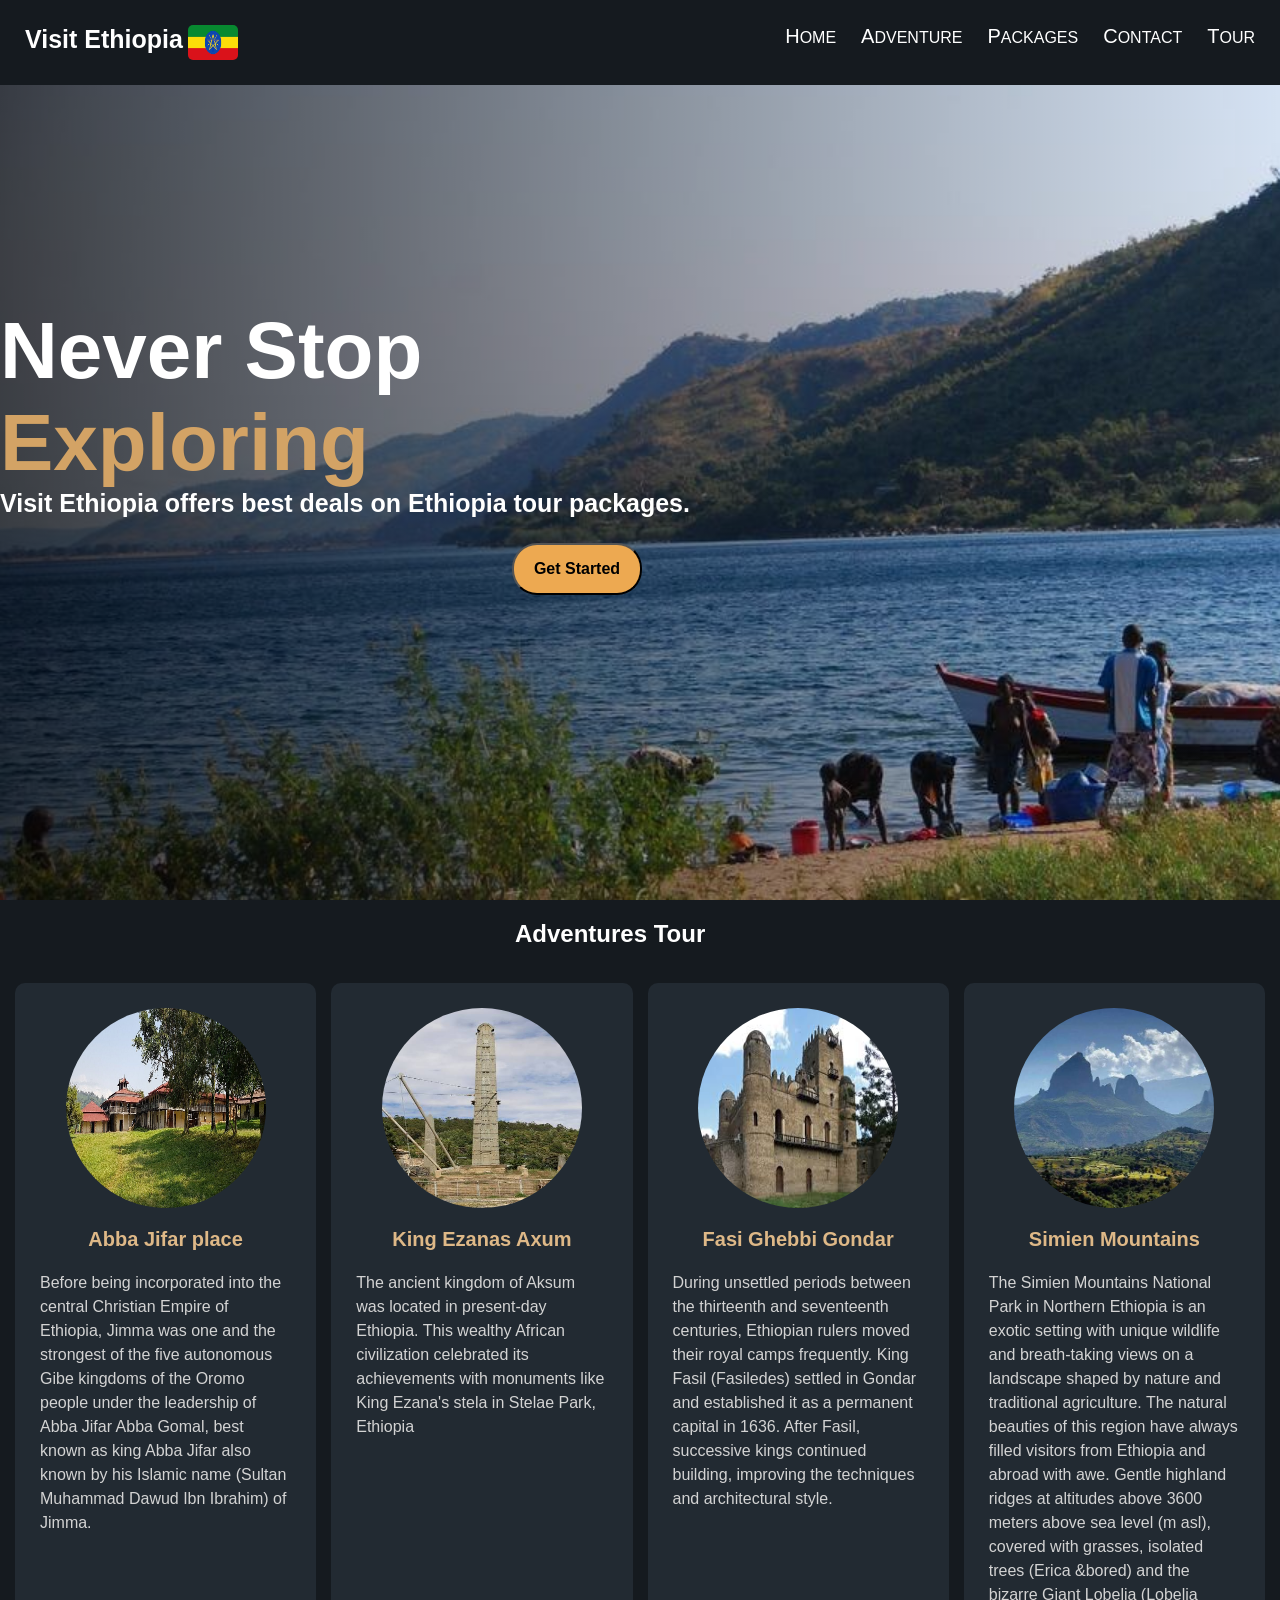
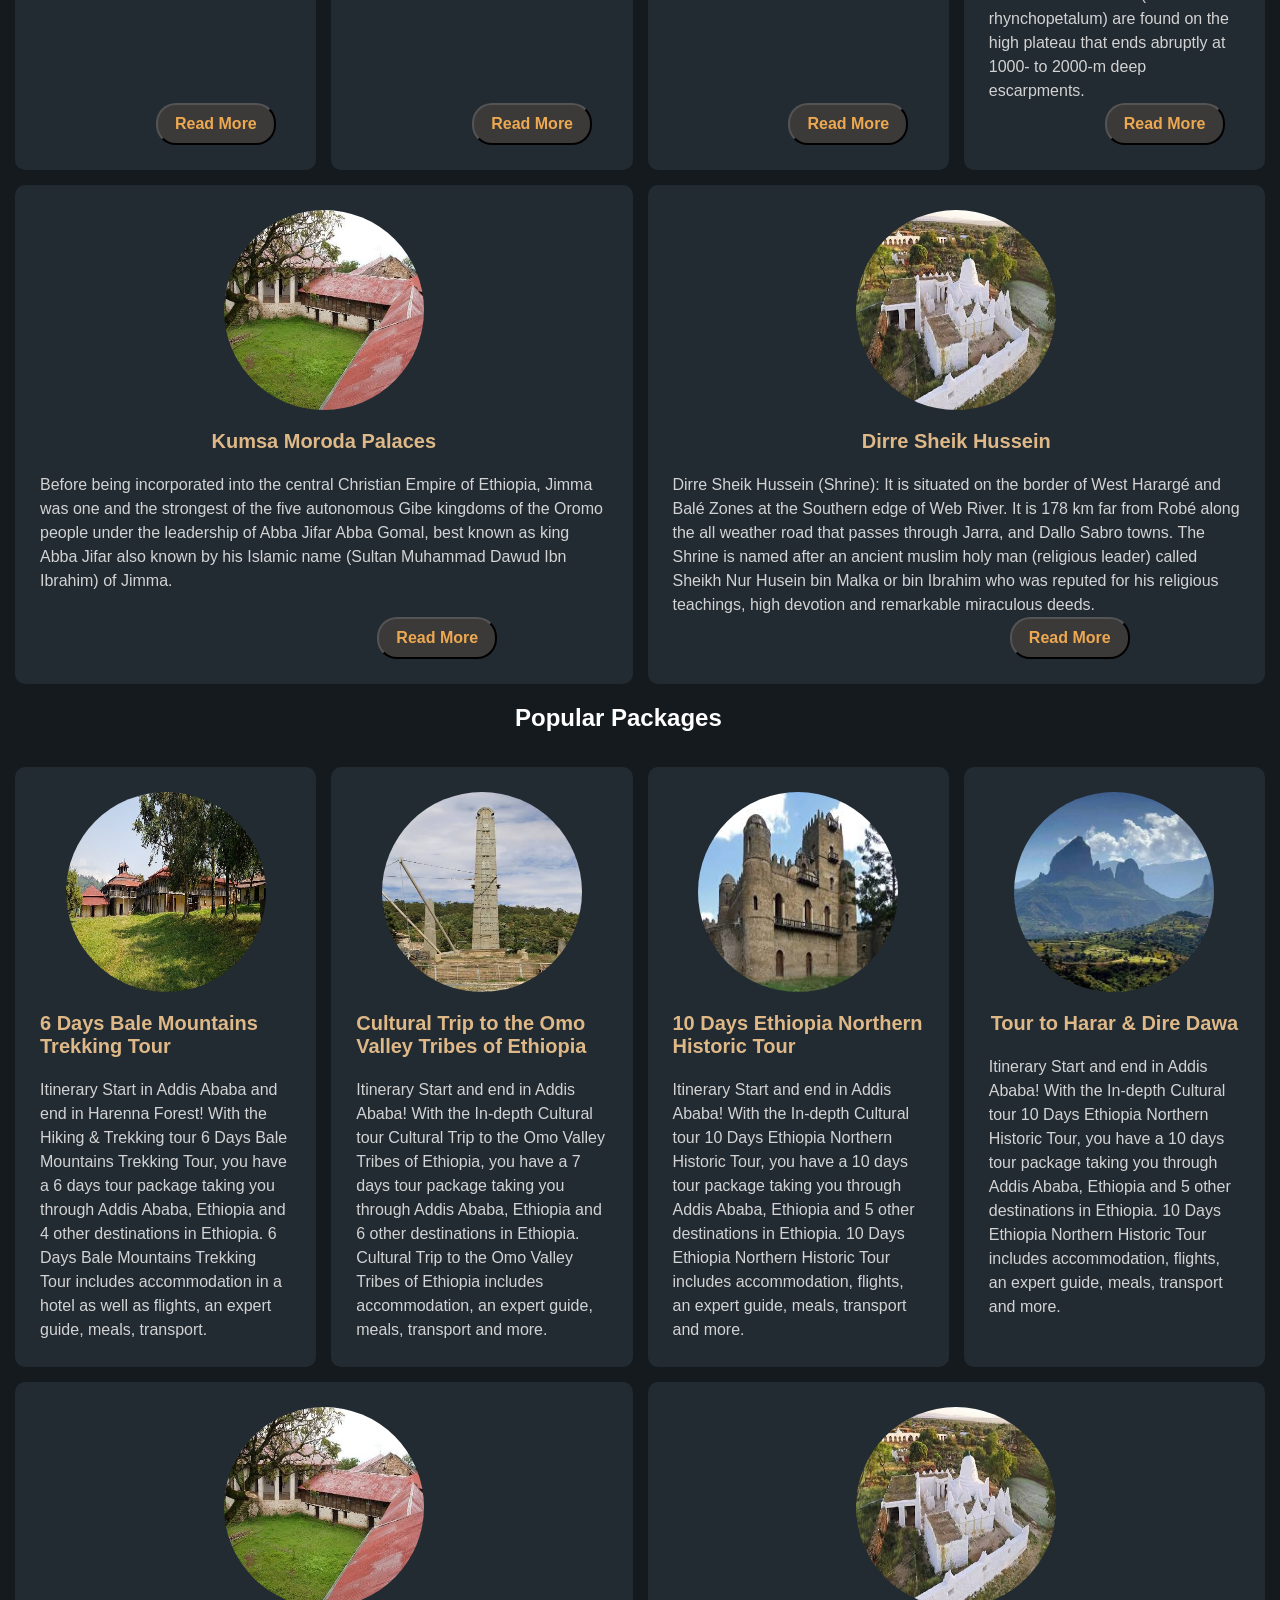
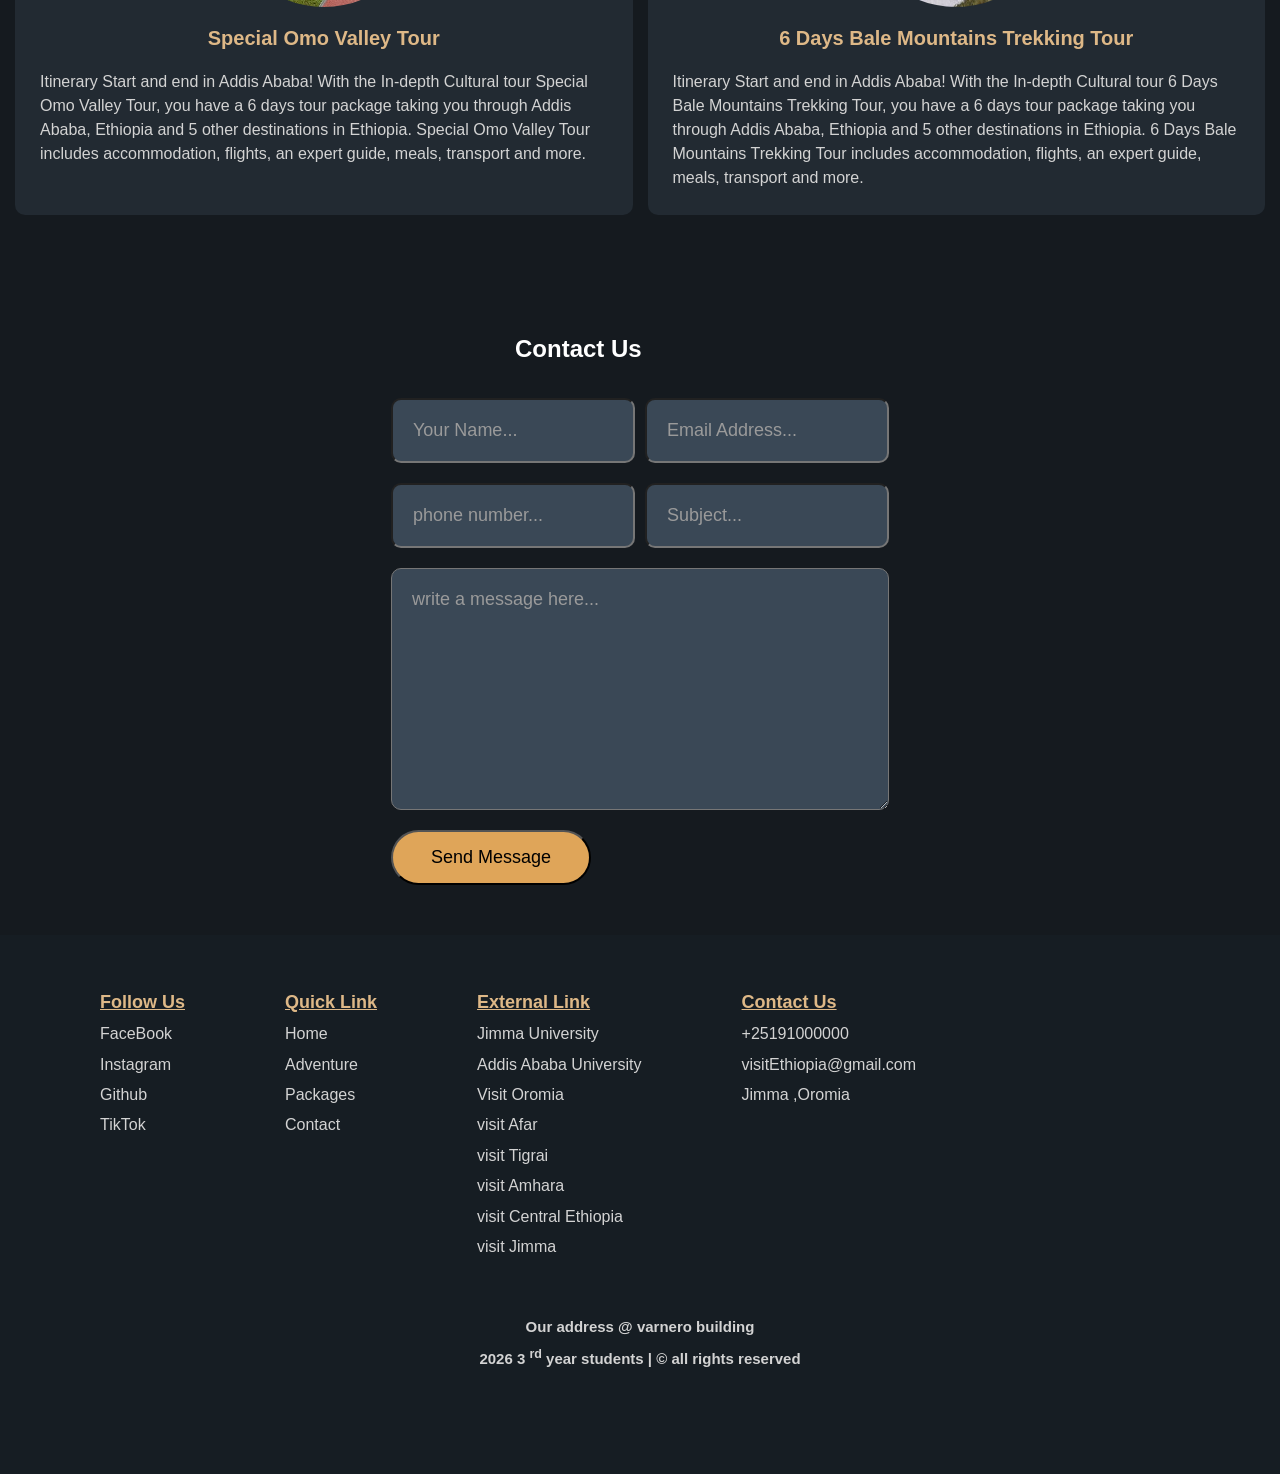
<file: html/index.html>
<!DOCTYPE html>
<html lang="en">
<head>
    <meta charset="UTF-8">
    <meta name="viewport" content="width=device-width, initial-scale=1.0">
    <title>welcome to visit ethiopia </title>
    <link rel="stylesheet" href="../asset/css/visitEthiopia.css">
</head>
<body>
    <header id="home">
        <div class="head">
          <div class="flag" >  
            <h1 >Visit Ethiopia</h1>
            <img src="../asset/images/flag.png" alt="flag of Ethiopia"></div>
           <div class="menubarContainer">
             <div class="toggle-button">
            <span></span>
            <span></span>
            <span></span>
           </div>
           <div class="sub-menu">          
             <ul>
                <li><a href="#home">Home</a></li>
                <li><a href="#adventure">Adventure</a></li>
                <li><a href="#packages">Packages</a></li>
                <li><a href="#contact">Contact</a></li>
                <li><a href="#tour">Tour</a></li>
            </ul>
        </div> 
           </div>
           

        </div>
    </header>
    <main>
        <section class="main_container">
            <div class="never_stop">Never Stop</div>
            <div class="exploring">Exploring</div>
            <p>Visit Ethiopia offers best deals on Ethiopia tour packages.</p>
            <button>Get Started</button>
        </section>
        <section>
            
            <div class="sec2" id="adventure" >
                <h1 >Adventures Tour</h1>
                 <div class="adv_box">
                <img src="../asset/images/aba-jifar-palace.jpg" alt="abba-jifar">
                <h4>Abba Jifar place</h4>
                <p>Before being incorporated into the central Christian Empire of Ethiopia, Jimma was one and the strongest of the five autonomous Gibe kingdoms of the Oromo people under the leadership of Abba Jifar Abba Gomal, best known as king Abba Jifar also known by his Islamic name (Sultan Muhammad Dawud Ibn Ibrahim) of Jimma.</p>
                <button>Read More</button>
            </div>
            <div class="adv_box">
                <img src="../asset/images/aksum.jpg" alt="aksum">
                <h4>King Ezanas Axum</h4>
                <p>The ancient kingdom of Aksum was located in present-day Ethiopia. This wealthy African civilization celebrated its achievements with monuments like King Ezana's stela in Stelae Park, Ethiopia</p>
                <button>Read More</button>
            </div>
            <div class="adv_box">
                <img src="../asset/images/fasil.jpg" alt="fasil">
                <h4>Fasi Ghebbi Gondar</h4>
                <p>During unsettled periods between the thirteenth and seventeenth centuries, Ethiopian rulers moved their royal camps frequently. King Fasil (Fasiledes) settled in Gondar and established it as a permanent capital in 1636. After Fasil, successive kings continued building, improving the techniques and architectural style.</p>
                <button>Read More</button>
            </div>
            <div class="adv_box">
                <img src="../asset/images/semen mount.jpg" alt="simien mount">
                <h4>Simien Mountains</h4>
                <p>The Simien Mountains National Park in Northern Ethiopia is an exotic setting with unique wildlife and breath-taking views on a landscape shaped by nature and traditional agriculture. The natural beauties of this region have always filled visitors from Ethiopia and abroad with awe. Gentle highland ridges at altitudes above 3600 meters above sea level (m asl), covered with grasses, isolated trees (Erica &bored) and the bizarre Giant Lobelia (Lobelia rhynchopetalum) are found on the high plateau that ends abruptly at 1000- to 2000-m deep escarpments.</p>
                <button>Read More</button>
            </div>
            <div class="adv_box">
                <img src="../asset/images/K.T.M.P.jpg" alt="Kumsa Moroda palaces">
                <h4>Kumsa Moroda Palaces</h4>
                <p>Before being incorporated into the central Christian Empire of Ethiopia, Jimma was one and the strongest of the five autonomous Gibe kingdoms of the Oromo people under the leadership of Abba Jifar Abba Gomal, best known as king Abba Jifar also known by his Islamic name (Sultan Muhammad Dawud Ibn Ibrahim) of Jimma.</p>
                <button>Read More</button>
            </div>
            <div class="adv_box">
                <img src="../asset/images/dirre.jpg" alt="dirre sheik hussen">
                <h4>Dirre Sheik Hussein</h4>
                <p>Dirre Sheik Hussein (Shrine): It is situated on the border of West Harargé and Balé Zones at the Southern edge of Web River. It is 178 km far from Robé along the all weather road that passes through Jarra, and Dallo Sabro towns. The Shrine is named after an ancient muslim holy man (religious leader) called Sheikh Nur Husein bin Malka or bin Ibrahim who was reputed for his religious teachings, high devotion and remarkable miraculous deeds.</p>
                <button>Read More</button>
            </div>
            </div>
           
            
        </section>
        <section>  
            <div class="sec2" id="packages" >
                <h1 >Popular Packages </h1>
                 <div class="adv_box">
                <img src="../asset/images/aba-jifar-palace.jpg" alt="abba-jifar">
                <h4>6 Days Bale Mountains Trekking Tour</h4>
                <p>Itinerary Start in Addis Ababa and end in Harenna Forest! With the Hiking & Trekking tour 6 Days Bale Mountains Trekking Tour, you have a 6 days tour package taking you through Addis Ababa, Ethiopia and 4 other destinations in Ethiopia. 6 Days Bale Mountains Trekking Tour includes accommodation in a hotel as well as flights, an expert guide, meals, transport.</p>
                
            </div>
            <div class="adv_box">
                <img src="../asset/images/aksum.jpg" alt="aksum">
                <h4>Cultural Trip to the Omo Valley Tribes of Ethiopia</h4>
                <p>Itinerary Start and end in Addis Ababa! With the In-depth Cultural tour Cultural Trip to the Omo Valley Tribes of Ethiopia, you have a 7 days tour package taking you through Addis Ababa, Ethiopia and 6 other destinations in Ethiopia. Cultural Trip to the Omo Valley Tribes of Ethiopia includes accommodation, an expert guide, meals, transport and more.</p>
            </div>
            <div class="adv_box">
                <img src="../asset/images/fasil.jpg" alt="fasil">
                <h4>10 Days Ethiopia Northern Historic Tour</h4>
                <p>Itinerary Start and end in Addis Ababa! With the In-depth Cultural tour 10 Days Ethiopia Northern Historic Tour, you have a 10 days tour package taking you through Addis Ababa, Ethiopia and 5 other destinations in Ethiopia. 10 Days Ethiopia Northern Historic Tour includes accommodation, flights, an expert guide, meals, transport and more.</p>
            </div>
            <div class="adv_box">
                <img src="../asset/images/semen mount.jpg" alt="simien mount">
                <h4>Tour to Harar & Dire Dawa</h4>
                <p>Itinerary Start and end in Addis Ababa! With the In-depth Cultural tour 10 Days Ethiopia Northern Historic Tour, you have a 10 days tour package taking you through Addis Ababa, Ethiopia and 5 other destinations in Ethiopia. 10 Days Ethiopia Northern Historic Tour includes accommodation, flights, an expert guide, meals, transport and more.</p>
            </div>
            <div class="adv_box">
                <img src="../asset/images/K.T.M.P.jpg" alt="Kumsa Moroda palaces">
                <h4>Special Omo Valley Tour</h4>
                <p>Itinerary Start and end in Addis Ababa! With the In-depth Cultural tour Special Omo Valley Tour, you have a 6 days tour package taking you through Addis Ababa, Ethiopia and 5 other destinations in Ethiopia. Special Omo Valley Tour includes accommodation, flights, an expert guide, meals, transport and more.</p>
            </div>
            <div class="adv_box">
                <img src="../asset/images/dirre.jpg" alt="dirre sheik hussen">
                <h4>6 Days Bale Mountains Trekking Tour</h4>
                <p>Itinerary Start and end in Addis Ababa! With the In-depth Cultural tour 6 Days Bale Mountains Trekking Tour, you have a 6 days tour package taking you through Addis Ababa, Ethiopia and 5 other destinations in Ethiopia. 6 Days Bale Mountains Trekking Tour includes accommodation, flights, an expert guide, meals, transport and more.</p>
            </div>
            </div>
        </section>
        <section>
            <div class="sec2" id="contact">
                <h1>Contact Us</h1>  
                <form action=""> 
                    <div class="input-row">
                         <input type="text" name="name" id="name" placeholder="Your Name...">
                         <input type="email" name="email" id="email" placeholder="Email Address...">
                    </div>
                    <div class="input-row">
                         <input type="tel" name="phoneNo" id="phoneNo" placeholder="phone number...">
                         <input type="text" name="subject" id="subject" placeholder="Subject...">
                    </div>
                    <div class="input-row">
                        <textarea name="message" id="message" placeholder="write a message here..."></textarea>
                    </div>
                
                <button>Send Message</button></form>
            </div>
        </section>
    </main>
    <footer>
        <section>
            <div class="footer-box">
                <div class="box">
                    <h1>Follow Us</h1>
                    <a href="">FaceBook</a>
                    <a href="">Instagram</a>
                    <a href="">Github</a>
                    <a href="">TikTok</a>
                </div>
                <div class="box">
                    <h1>Quick Link</h1>
                    <a href="#home">Home</a>
                    <a href="#adventure">Adventure</a>
                    <a href="#packages">Packages</a>
                    <a href="#contact">Contact</a>
                </div>
                <div class="box">
                    <h1>External Link</h1>
                    <a href="">Jimma University</a>
                    <a href="">Addis Ababa University</a>
                    <a href="">Visit Oromia</a>
                    <a href="">visit Afar</a>
                    <a href="">visit Tigrai</a>
                    <a href="">visit Amhara</a>
                    <a href="">visit Central Ethiopia</a>
                    <a href="">visit Jimma</a>
                </div>
                <div class="box">
                    <h1>Contact Us</h1>
                    <a href="">+25191000000</a>
                    <a href="">visitEthiopia@gmail.com</a>
                    <a href="">Jimma ,Oromia</a>
                </div>
            </div>
            <div class="copyright">
                <h1>Our address @ varnero building</h1>
                <h1>2026 3 <sup>rd</sup> year students | © all rights reserved</h1>
            </div>
        </section>
    </footer>
</body>
</html>
</file>
<file: asset/css/visitEthiopia.css>
*{
    margin: 0;
    padding: 0;
    font-family: 'Segoe UI', Tahoma, Geneva, Verdana, sans-serif;
}
body{
    background-color:rgb(21, 26, 31);
}
.head h1{
    color: white;
    font-size: 25px;
}
.head img{
    height: 35px;
    width: 50px;
    border-radius: 5px;
}
.flag {
    display: flex;
    gap: 5px;
}
.head{
    display: flex;
    gap: 10px;
    justify-content: space-between;
    position: fixed;
    top: 0;
    left: 0;
    width: 100%;
    z-index: 1000;
    box-sizing: border-box;
    padding: 25px;
    background-color:rgb(21, 26, 31);
}
.head ul{
    display: flex;
    list-style-type: none;
    gap: 25px;
}
.head li::first-letter{
    font-size:20px;
}
.head a{
    color: white;
    transition:  0.8s ease;
    text-decoration: none;
    text-transform: uppercase;
}
.head a:hover{
    color: darkgoldenrod;
    background-color: rgb(71, 60, 46);
    padding: 3px;
    border-radius: 8px;
}

.main_container{
    background-image:linear-gradient(to right, rgba(0, 0, 0, 0.7), transparent),
 url(../images/backG.jpg);
    background-repeat: no-repeat;
    background-size: cover;
    height: 100vh;
    display: flex;
    flex-direction: column;
    justify-content: center;
}
.never_stop{
   color: white;
   font-size: 80px; 
   font-weight: bold;
}
.exploring{
    color: rgb(211, 163, 101);
    font-size: 80px; 
   font-weight: bold;
}
.main_container p{
    color: white;
    font-weight: bold;
    font-size: 25px;
}
.main_container button{
    width: 130px;
    border-radius: 25px;
    background-color: rgb(237, 169, 81);
    padding: 15px;
    margin-left: 40%;
    margin-top: 25px;
    font-weight: bold;
    font-size: 16px;
    transition:transform 0.2s ease
}
.main_container button:hover{
    transform: translateY(-5px);
}
.adv_box {
    flex: 1 1 250px;
    background-color:rgb(34, 42, 50); 
    border-radius: 10px;
    display: flex;
    flex-direction: column;
    align-items: center;
    padding: 25px;
    transition: transform 0.2s ease;
}
.adv_box:hover{
    transform: translateY(-7px);
    background-color:rgb(49, 58, 68); 
    border:  1px solid burlywood;
    
}
.adv_box img{
    display: flex;
    width: 200px;
    height: 200px;
    border-radius: 50%;
    justify-self: center;
    align-self: center;
    margin-bottom: 20px;
}
.adv_box h4{
    color: burlywood;
    display: flex;
    justify-self: center;
    align-self: center;
    font-size: 20px;
    margin-bottom: 20px;
}
.adv_box p{
    color: lightgray;
    line-height: 1.5;
}
.adv_box button{
     width: 120px;
    border-radius: 20px;
    background-color: rgb(60, 57, 57);
    color: rgb(237, 169, 81);
    padding: 10px;
    margin-left: 40%;
    margin-top: 25px;
    font-weight: bold;
    font-size: 16px;
    margin-top: auto;
    align-self: center;
    
}
.adv_box button:hover{
    background-color: rgb(236, 174, 94);
    color: black;

}
.sec2 {
    display: flex;
    flex-wrap: wrap;
    gap: 15px;
    margin-left: 15px;
    margin-right: 15px; 
}
.sec2 h1{
    width: 100%;
    color: white;
    padding-left: 40%;
    padding-top: 20px;
    padding-bottom: 20px;
}
#contact{
    margin-top: 100px;
    display: flex;
    justify-content: center;
    align-items: center;
}
 input ,textarea{
    background-color:rgb(58, 72, 86);
    width: 200px;
    padding: 20px;
    border-radius: 10px;
    font-size: 18px;
    
    
}
input::placeholder ,textarea::placeholder{
    color: rgb(154, 154, 154)
    
}
input:focus ,textarea:focus{
    border-color: rgb(184, 115, 25);
    outline: none;
}
form{
    display: flex;
    flex-direction: column;
    gap: 20px;
    justify-content: center;
    
}
textarea{
    width: 100%;
    height: 200px;
  
}
form button{
    width: 200px;
    padding: 15px;
    border-radius: 35px;
    background-color:rgb(223, 165, 89);
    font-size: 18px;
}
form button:hover{
    background-color:rgb(239, 181, 104);
}
.input-row{
   display: flex;
   gap: 10px;
}
main{
    padding-bottom: 50px;
}
footer{
    padding-top: 50px;
    background-color:rgb(22, 29, 35);
    padding-bottom: 100px;
}
.box{
    color: burlywood;
    display: flex;
    flex-direction: column;
}
.box a{
    color: lightgrey;
    text-decoration: none;
    line-height: 1.9;
}
.box a:hover{
    color: white;
}
.box h1{
      text-decoration: underline;
    font-size: 18px;
    line-height: 1.9;
}
.footer-box{
    display: flex;
    gap: 100px;
    padding-left: 100px;
    
}
.copyright{
    margin-top: 50px;
    color: lightgrey;
    font-size: 10px;
    text-align: center;
    font-weight: lighter;
}
.copyright h1{
    line-height: 2;

}
.toggle-button span{
    display: block;
    background-color: white;
    margin: 0.2rem;
    border: 1px solid rgb(245, 243, 243);
    width: 2rem;
}
@media(max-width:750px){

    .toggle-button{
        display: block;
        position: absolute;
        top: 1.5rem;
        right: 0rem;
    }

.sub-menu{
    display: none;
    position: absolute;
    top: 2rem;
    right: 1rem;
}
.menubarContainer:hover .sub-menu{
    display: block;
}
.menubarContainer:hover ul{
    display: flex;
    flex-direction: column;
}
.sec2{
    display: flex;
    flex-direction: column;
    
}

}
@media(min-width:750px){
    .toggle-button{
        display: none;
    }}
</file>
